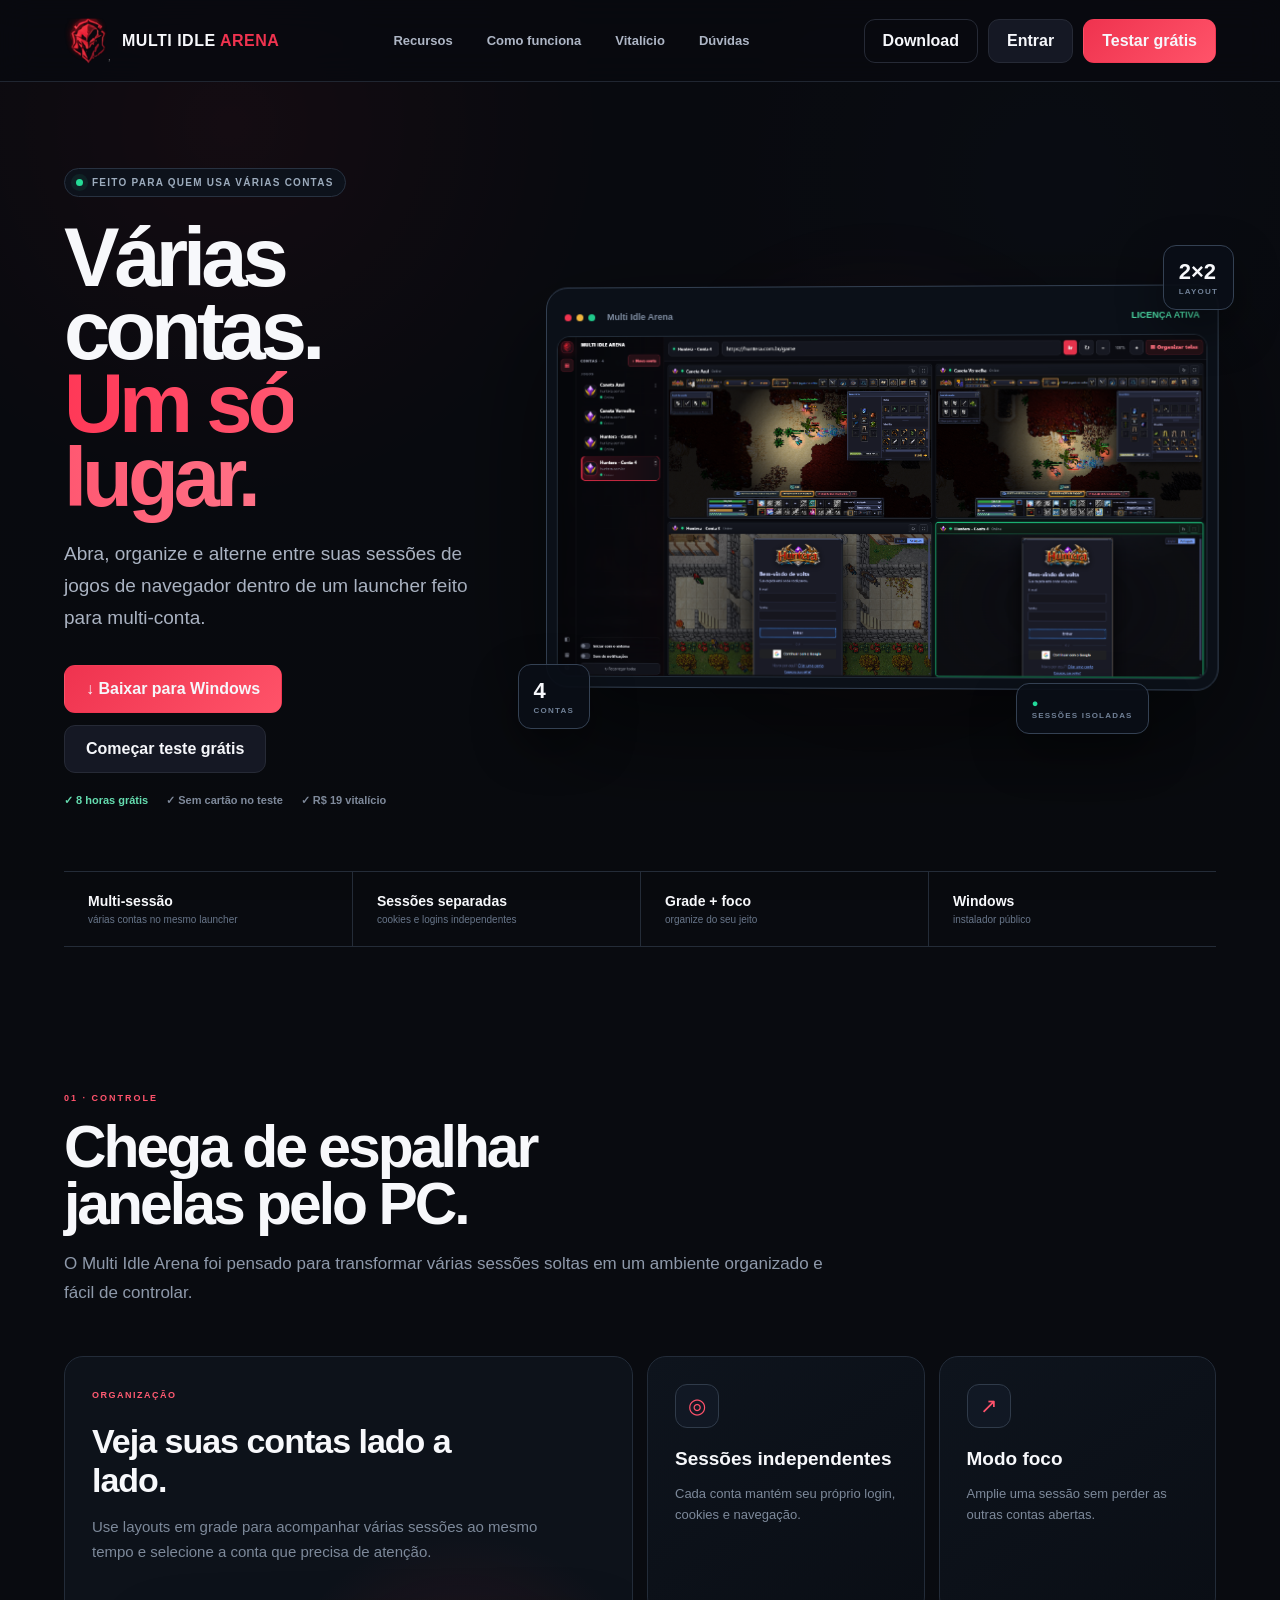
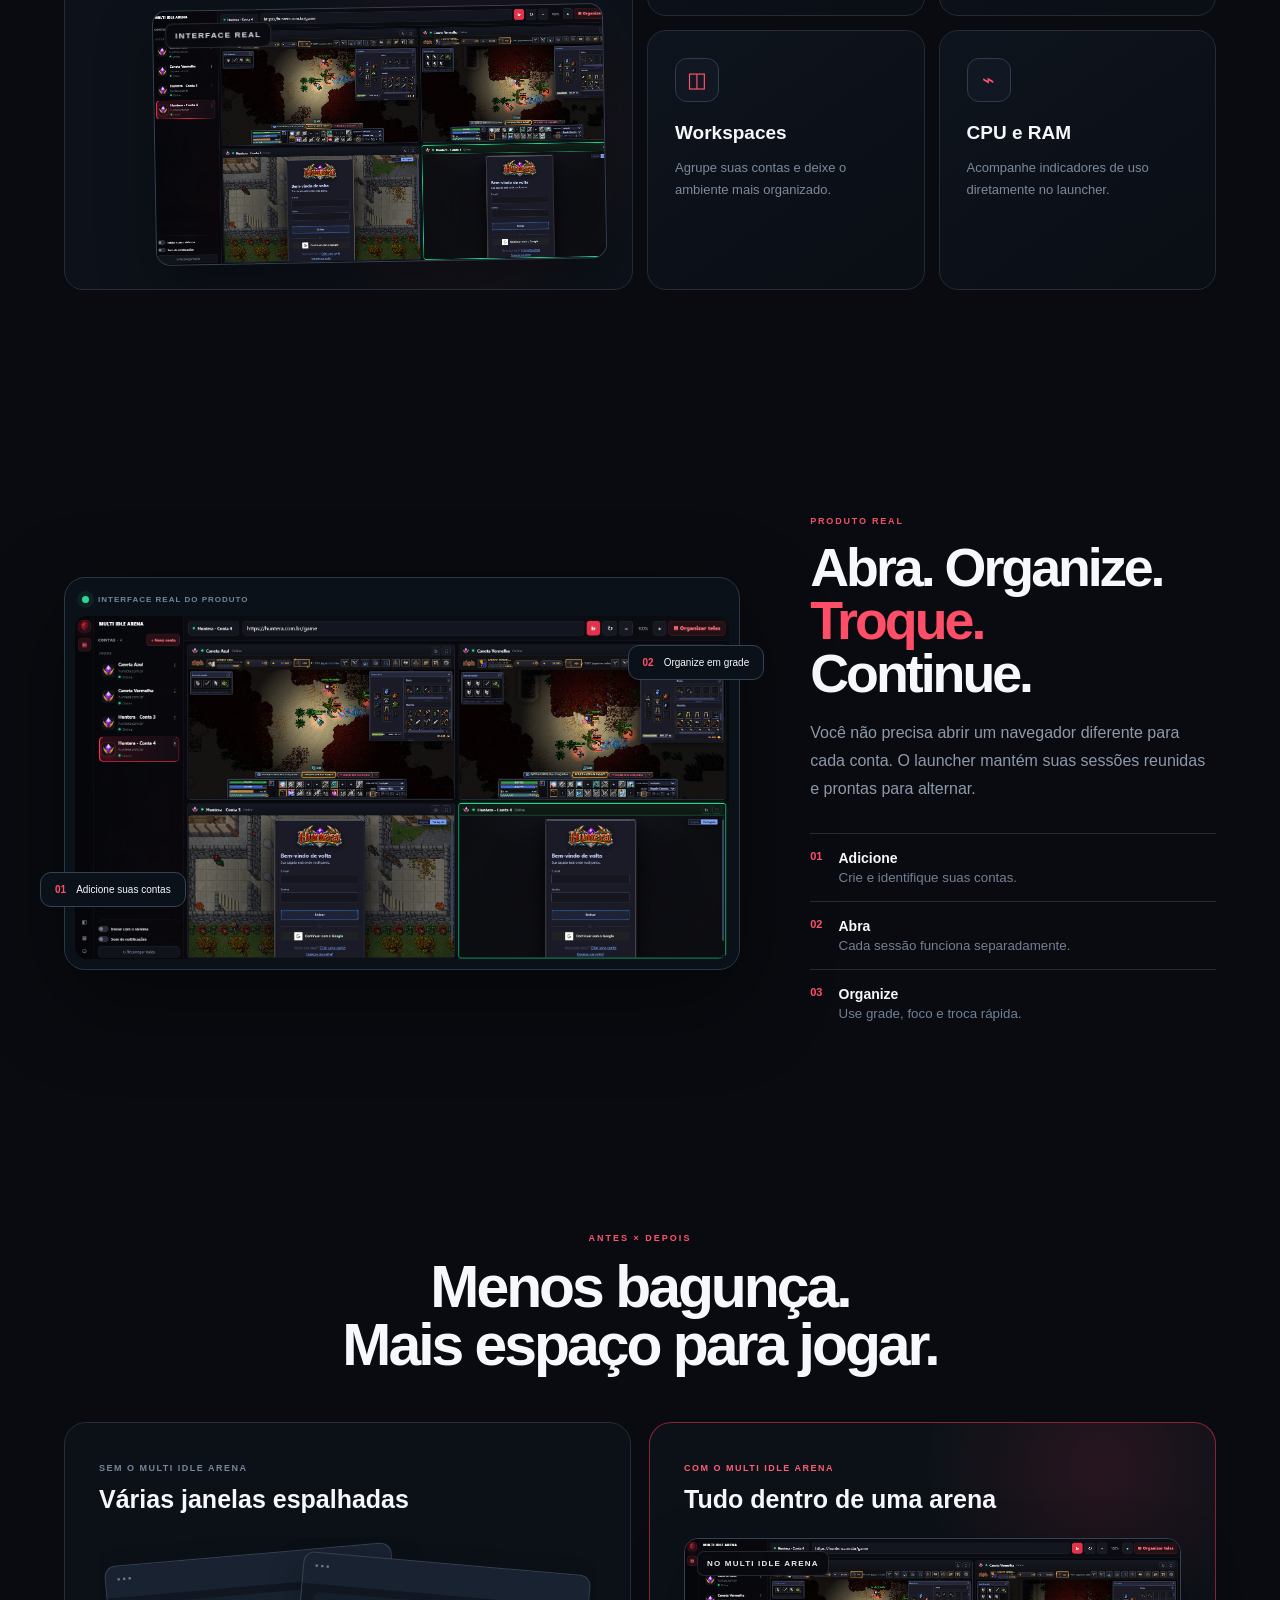
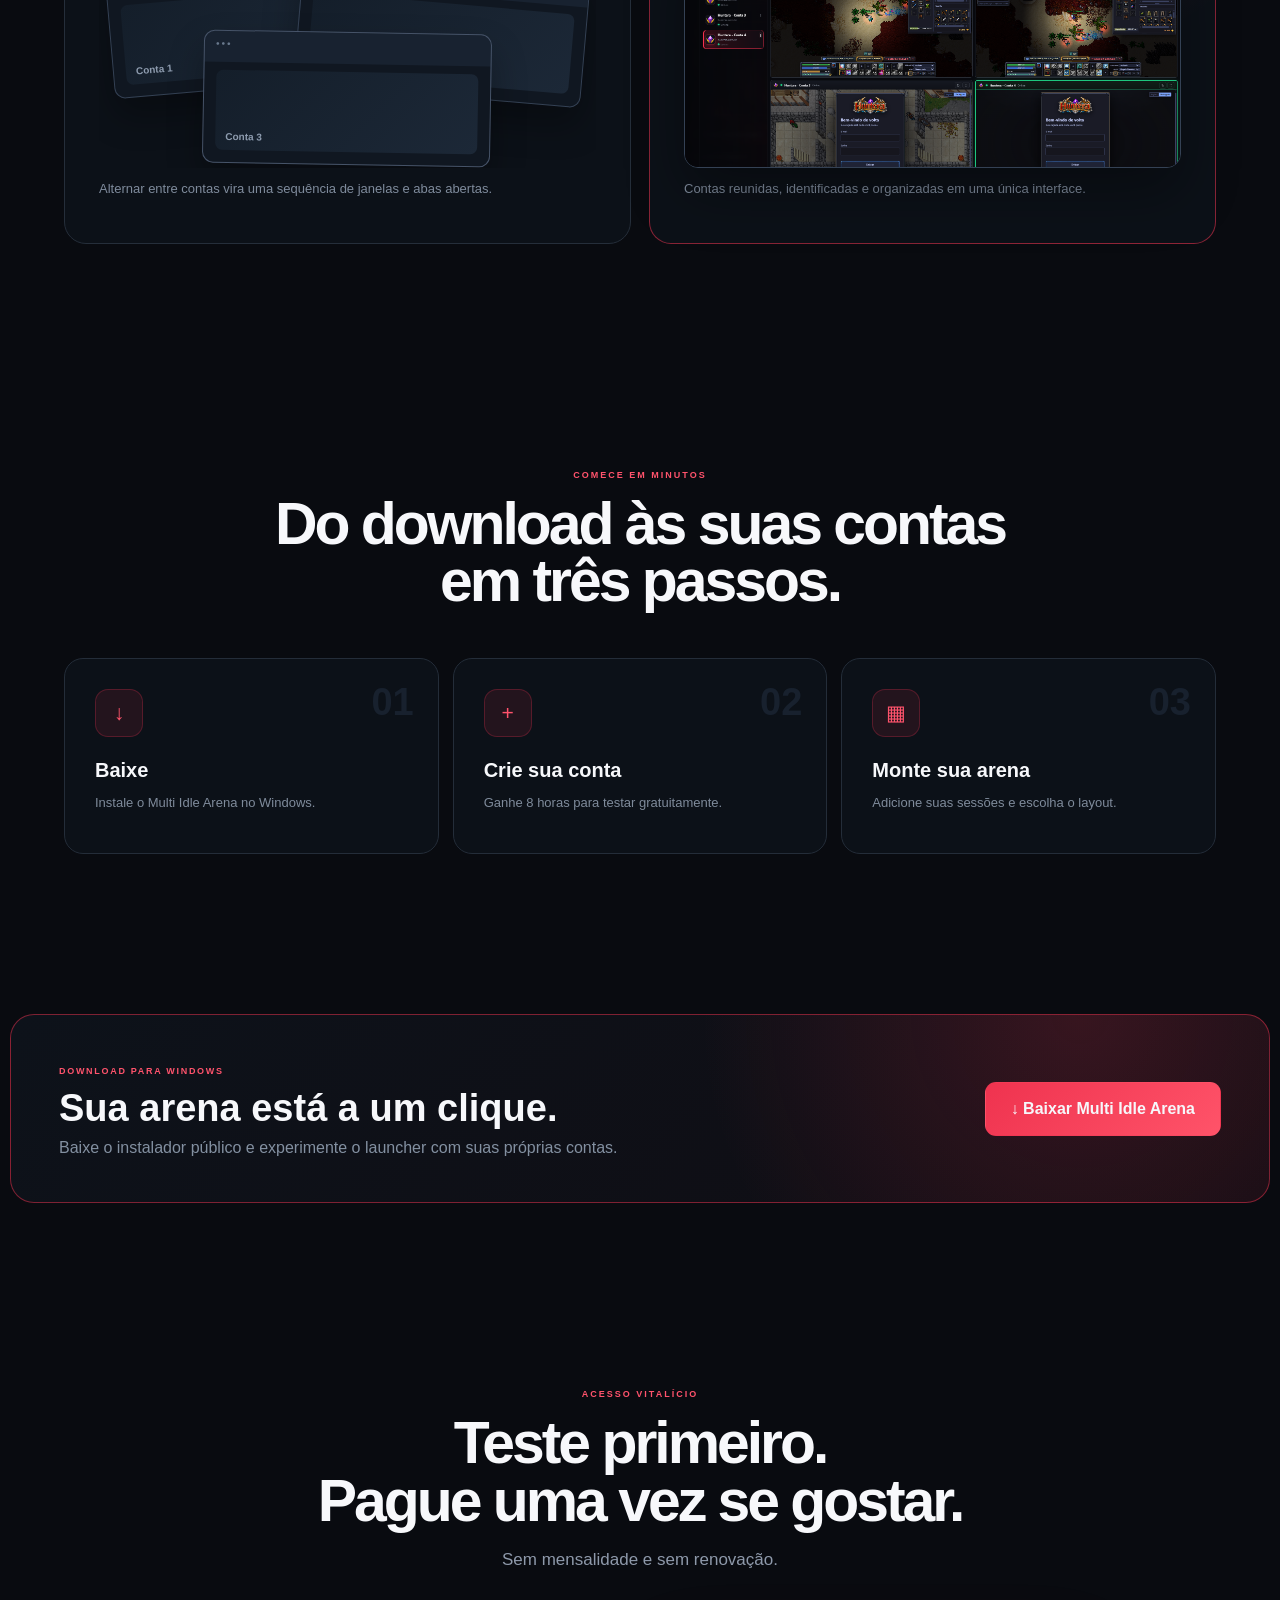
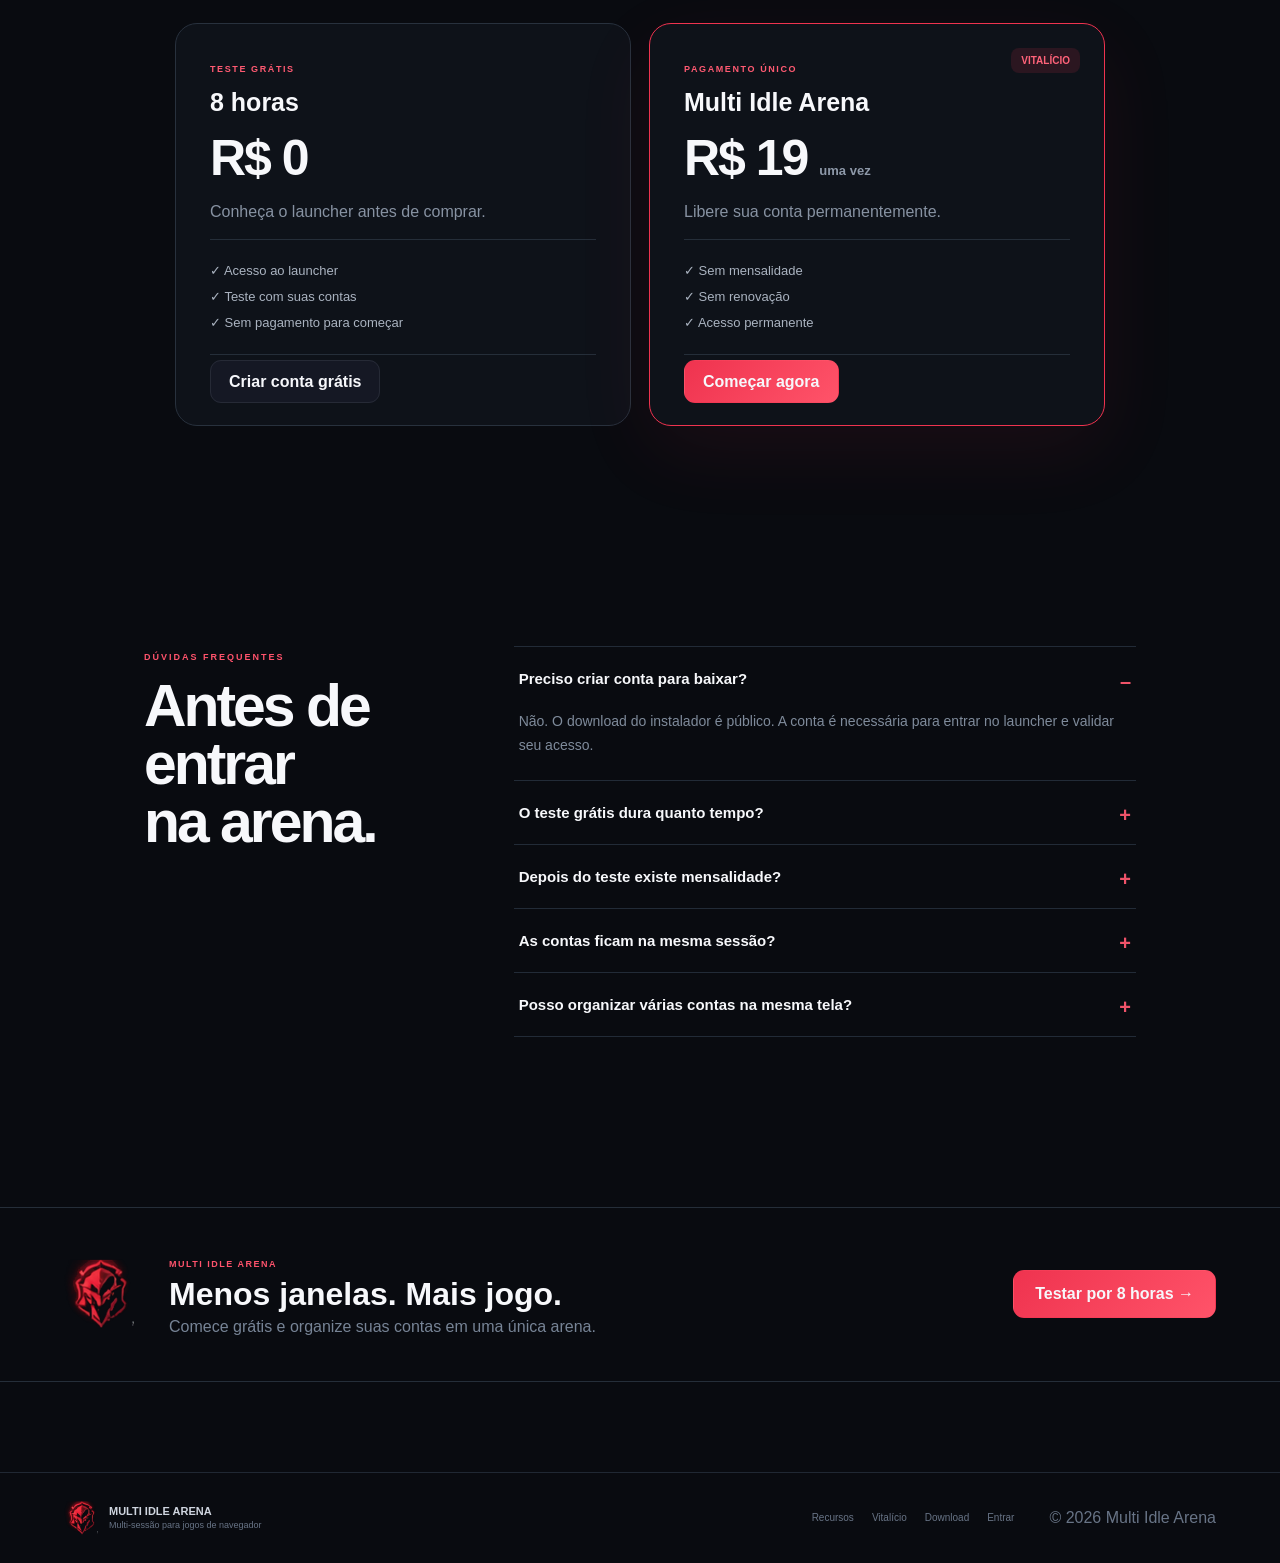
<file: index.html>
<!doctype html>
<html lang="pt-BR">
<head>
<meta charset="utf-8"><meta name="viewport" content="width=device-width,initial-scale=1">
<meta name="theme-color" content="#090b10"><meta name="description" content="Multi Idle Arena: organize múltiplas sessões de jogos de navegador em um único launcher para Windows.">
<title>Multi Idle Arena — Todas as suas contas em uma única arena</title>
<link rel="icon" href="favicon.ico"><link rel="stylesheet" href="styles.css">
</head>
<body class="home-v3"><div class="bg"></div>
<nav class="nav home-nav"><a class="brand" href="/"><img src="arena-logo.png" alt="Multi Idle Arena"><span>MULTI IDLE <em>ARENA</em></span></a><div class="home-nav-center"><a href="#recursos">Recursos</a><a href="#como-funciona">Como funciona</a><a href="#planos">Vitalício</a><a href="#duvidas">Dúvidas</a></div><div class="navlinks"><a class="btn ghost hide-sm" href="#download">Download</a><a class="btn" id="accountNavBtn" href="login.html">Entrar</a><a class="btn primary" id="signupNavBtn" href="cadastro.html">Testar grátis</a></div></nav>
<main>
<section class="v3-hero"><div class="v3-copy"><div class="hero-badge"><i></i> FEITO PARA QUEM USA VÁRIAS CONTAS</div><h1>Várias contas.<br><em>Um só lugar.</em></h1><p>Abra, organize e alterne entre suas sessões de jogos de navegador dentro de um launcher feito para multi-conta.</p><div class="hero-actions"><a class="btn primary btn-lg" href="https://github.com/joaovitordc2045-bot/multi-idle-arena/releases/latest/download/Multi-Idle-Arena-Setup.exe">↓ Baixar para Windows</a><a class="btn btn-lg" id="heroAccountBtn" href="cadastro.html">Começar teste grátis</a></div><div class="v3-mini-trust"><span>✓ 8 horas grátis</span><span>✓ Sem cartão no teste</span><span>✓ R$ 19 vitalício</span></div></div>
<div class="v3-product"><div class="v3-orbit one">4 <small>CONTAS</small></div><div class="v3-orbit two">2×2 <small>LAYOUT</small></div><div class="v3-orbit three"><b>●</b> <small>SESSÕES ISOLADAS</small></div><div class="v3-window"><div class="v3-windowbar"><span><i></i><i></i><i></i></span><b>Multi Idle Arena</b><em>LICENÇA ATIVA</em></div><img src="launcher-preview.png" alt="Multi Idle Arena com quatro sessões abertas"></div></div></section>
<section class="v3-bar"><div><b>Multi-sessão</b><span>várias contas no mesmo launcher</span></div><div><b>Sessões separadas</b><span>cookies e logins independentes</span></div><div><b>Grade + foco</b><span>organize do seu jeito</span></div><div><b>Windows</b><span>instalador público</span></div></section>
<section class="v3-section intro" id="recursos"><div class="v3-heading"><span>01 · CONTROLE</span><h2>Chega de espalhar<br>janelas pelo PC.</h2><p>O Multi Idle Arena foi pensado para transformar várias sessões soltas em um ambiente organizado e fácil de controlar.</p></div><div class="bento">
<article class="bento-card bento-big"><div><span class="tag">ORGANIZAÇÃO</span><h3>Veja suas contas lado a lado.</h3><p>Use layouts em grade para acompanhar várias sessões ao mesmo tempo e selecione a conta que precisa de atenção.</p></div><div class="real-grid-preview"><span class="preview-badge">INTERFACE REAL</span><img src="launcher-preview.png" alt="Contas organizadas lado a lado no Multi Idle Arena"></div></article>
<article class="bento-card"><span class="icon">◎</span><h3>Sessões independentes</h3><p>Cada conta mantém seu próprio login, cookies e navegação.</p></article>
<article class="bento-card"><span class="icon">↗</span><h3>Modo foco</h3><p>Amplie uma sessão sem perder as outras contas abertas.</p></article>
<article class="bento-card"><span class="icon">◫</span><h3>Workspaces</h3><p>Agrupe suas contas e deixe o ambiente mais organizado.</p></article>
<article class="bento-card"><span class="icon">⌁</span><h3>CPU e RAM</h3><p>Acompanhe indicadores de uso diretamente no launcher.</p></article>
</div></section>
<section class="v3-section demo" id="como-funciona"><div class="demo-shot"><div class="shot-label"><i></i> INTERFACE REAL DO PRODUTO</div><img src="launcher-preview.png" alt="Interface real do Multi Idle Arena"><div class="demo-chip chip1"><b>01</b><span>Adicione suas contas</span></div><div class="demo-chip chip2"><b>02</b><span>Organize em grade</span></div></div><div class="demo-copy"><span class="section-kicker">PRODUTO REAL</span><h2>Abra. Organize.<br><em>Troque.</em> Continue.</h2><p>Você não precisa abrir um navegador diferente para cada conta. O launcher mantém suas sessões reunidas e prontas para alternar.</p><div class="steps"><div><b>01</b><span><strong>Adicione</strong><small>Crie e identifique suas contas.</small></span></div><div><b>02</b><span><strong>Abra</strong><small>Cada sessão funciona separadamente.</small></span></div><div><b>03</b><span><strong>Organize</strong><small>Use grade, foco e troca rápida.</small></span></div></div></div></section>
<section class="v3-section compare"><div class="v3-heading center"><span>ANTES × DEPOIS</span><h2>Menos bagunça.<br>Mais espaço para jogar.</h2></div><div class="compare-grid"><article class="before"><small>SEM O MULTI IDLE ARENA</small><h3>Várias janelas espalhadas</h3><div class="browser-chaos" aria-label="Exemplo de várias janelas separadas"><div class="browser-card one"><span></span><b>Conta 1</b></div><div class="browser-card two"><span></span><b>Conta 2</b></div><div class="browser-card three"><span></span><b>Conta 3</b></div></div><p>Alternar entre contas vira uma sequência de janelas e abas abertas.</p></article><article class="after"><small>COM O MULTI IDLE ARENA</small><h3>Tudo dentro de uma arena</h3><div class="arena-real-preview"><span class="preview-badge">NO MULTI IDLE ARENA</span><img src="launcher-preview.png" alt="Interface real do Multi Idle Arena com várias contas organizadas"></div><p>Contas reunidas, identificadas e organizadas em uma única interface.</p></article></div></section>
<section class="v3-section how"><div class="v3-heading center"><span>COMECE EM MINUTOS</span><h2>Do download às suas contas<br>em três passos.</h2></div><div class="how-grid"><article><b>01</b><div class="how-icon">↓</div><h3>Baixe</h3><p>Instale o Multi Idle Arena no Windows.</p></article><article><b>02</b><div class="how-icon">+</div><h3>Crie sua conta</h3><p>Ganhe 8 horas para testar gratuitamente.</p></article><article><b>03</b><div class="how-icon">▦</div><h3>Monte sua arena</h3><p>Adicione suas sessões e escolha o layout.</p></article></div></section>
<section class="v3-download" id="download"><div><span>DOWNLOAD PARA WINDOWS</span><h2>Sua arena está a um clique.</h2><p>Baixe o instalador público e experimente o launcher com suas próprias contas.</p></div><a class="btn primary btn-xl" href="https://github.com/joaovitordc2045-bot/multi-idle-arena/releases/latest/download/Multi-Idle-Arena-Setup.exe">↓ Baixar Multi Idle Arena</a></section>
<section class="v3-section pricing" id="planos"><div class="v3-heading center"><span>ACESSO VITALÍCIO</span><h2>Teste primeiro.<br>Pague uma vez se gostar.</h2><p>Sem mensalidade e sem renovação.</p></div><div class="price-v3"><article><span>TESTE GRÁTIS</span><h3>8 horas</h3><div class="money">R$ 0</div><p>Conheça o launcher antes de comprar.</p><ul><li>✓ Acesso ao launcher</li><li>✓ Teste com suas contas</li><li>✓ Sem pagamento para começar</li></ul><a class="btn full-btn" href="cadastro.html">Criar conta grátis</a></article><article class="featured"><div class="lifetime">VITALÍCIO</div><span>PAGAMENTO ÚNICO</span><h3>Multi Idle Arena</h3><div class="money">R$ 19 <small>uma vez</small></div><p>Libere sua conta permanentemente.</p><ul><li>✓ Sem mensalidade</li><li>✓ Sem renovação</li><li>✓ Acesso permanente</li></ul><a class="btn primary full-btn" href="cadastro.html">Começar agora</a></article></div></section>
<section class="v3-section faq-section" id="duvidas"><div class="v3-heading"><span>DÚVIDAS FREQUENTES</span><h2>Antes de entrar<br>na arena.</h2></div><div class="faq-list"><details open><summary>Preciso criar conta para baixar?</summary><p>Não. O download do instalador é público. A conta é necessária para entrar no launcher e validar seu acesso.</p></details><details><summary>O teste grátis dura quanto tempo?</summary><p>O período gratuito é de 8 horas para você conhecer o Multi Idle Arena antes de comprar.</p></details><details><summary>Depois do teste existe mensalidade?</summary><p>Não. O acesso vitalício custa R$ 19 em pagamento único, sem mensalidade e sem renovação.</p></details><details><summary>As contas ficam na mesma sessão?</summary><p>Não. O launcher mantém as sessões separadas, com cookies e logins independentes.</p></details><details><summary>Posso organizar várias contas na mesma tela?</summary><p>Sim. O Multi Idle Arena oferece organização em grade e modo foco para alternar entre suas sessões.</p></details></div></section>
<section class="v3-final"><img src="arena-logo.png" alt=""><div><span>MULTI IDLE ARENA</span><h2>Menos janelas. Mais jogo.</h2><p>Comece grátis e organize suas contas em uma única arena.</p></div><a class="btn primary btn-lg" href="cadastro.html">Testar por 8 horas →</a></section>
</main>
<footer class="home-footer"><div class="footer-brand"><img src="arena-logo.png" alt=""><div><strong>MULTI IDLE ARENA</strong><small>Multi-sessão para jogos de navegador</small></div></div><div class="footer-links"><a href="#recursos">Recursos</a><a href="#planos">Vitalício</a><a href="#download">Download</a><a href="login.html">Entrar</a></div><span>© 2026 Multi Idle Arena</span></footer>
<script type="module">
  import { supabase } from './supabase-client.js';
  const accountBtn = document.getElementById('accountNavBtn');
  const signupBtn = document.getElementById('signupNavBtn');
  const heroBtn = document.getElementById('heroAccountBtn');

  function renderSession(session) {
    const logged = !!session?.user;
    if (logged) {
      accountBtn.textContent = 'Minha conta';
      accountBtn.href = 'conta.html';
      signupBtn.style.display = 'none';
      heroBtn.textContent = 'Ir para Minha Conta';
      heroBtn.href = 'conta.html';
    } else {
      accountBtn.textContent = 'Entrar';
      accountBtn.href = 'login.html';
      signupBtn.style.display = '';
      heroBtn.textContent = 'Criar conta / Trial';
      heroBtn.href = 'cadastro.html';
    }
  }

  const { data } = await supabase.auth.getSession();
  renderSession(data?.session);
  supabase.auth.onAuthStateChange((_event, session) => renderSession(session));
</script>
</body>
</html>
</file>
<file: styles.css>
:root{--bg:#08090d;--panel:#101219;--panel2:#151824;--line:#262a36;--txt:#f6f7fb;--muted:#9298a8;--red:#ef334f;--red2:#b91834;--green:#20d991;--radius:18px}
*{box-sizing:border-box}html{scroll-behavior:smooth}body{margin:0;font-family:Inter,Segoe UI,Arial,sans-serif;background:radial-gradient(circle at 10% 10%,rgba(150,0,24,.2),transparent 32%),var(--bg);color:var(--txt)}a{color:inherit;text-decoration:none}button,input{font:inherit}
.bg{position:fixed;inset:0;z-index:-1;background:linear-gradient(90deg,rgba(8,9,13,.92),rgba(8,9,13,.76)),url('./assets/arena-bg.png') center/cover no-repeat;opacity:.6}
.nav{height:76px;border-bottom:1px solid var(--line);display:flex;align-items:center;justify-content:space-between;padding:0 6vw;background:rgba(8,9,13,.82);backdrop-filter:blur(16px);position:sticky;top:0;z-index:10}.brand{display:flex;align-items:center;gap:12px;font-weight:900;letter-spacing:.5px}.brand img{width:42px;height:42px;object-fit:contain}.brand span em{color:var(--red);font-style:normal}.navlinks{display:flex;align-items:center;gap:10px}.btn{border:1px solid var(--line);background:#151824;color:var(--txt);border-radius:12px;padding:12px 18px;cursor:pointer;font-weight:700}.btn:hover{border-color:#414758}.btn.primary{background:linear-gradient(135deg,var(--red),#ff5369);border-color:transparent}.btn.ghost{background:transparent}.btn.danger{color:#ff7184}.btn:disabled{opacity:.45;cursor:not-allowed}
.hero{min-height:calc(100vh - 76px);display:grid;grid-template-columns:1.15fr .85fr;gap:50px;align-items:center;padding:70px 7vw}.eyebrow{font-size:12px;color:#ff6c80;font-weight:900;letter-spacing:1.7px}.hero h1{font-size:clamp(44px,6vw,80px);line-height:.96;margin:18px 0 20px}.hero h1 em{color:var(--red);font-style:normal}.hero p{max-width:700px;color:#b3b8c6;font-size:19px;line-height:1.7}.hero-actions{display:flex;gap:12px;margin-top:30px;flex-wrap:wrap}.preview{min-width:0;background:linear-gradient(180deg,rgba(17,20,29,.96),rgba(10,11,16,.96));border:1px solid #2d3341;border-radius:24px;padding:16px;box-shadow:0 30px 80px rgba(0,0,0,.45);overflow:hidden}.appshot{aspect-ratio:16/10;border:1px solid #303544;border-radius:16px;background:#090b10;display:grid;grid-template-columns:30% 1fr;overflow:hidden}.appside{padding:14px;background:linear-gradient(180deg,#10131b,#0b0d12);border-right:1px solid #252a35}.appbrand{height:26px;width:74%;border-radius:8px;background:linear-gradient(90deg,#ef334f,#7b1627);opacity:.9;margin-bottom:18px}.appaccount{height:56px;border:1px solid #2b303c;border-radius:12px;margin-bottom:10px;background:#131722;position:relative}.appaccount.active{border-color:#ef334f;background:#1a1117}.appaccount:before{content:'';position:absolute;left:10px;top:12px;width:30px;height:30px;border-radius:9px;background:linear-gradient(135deg,#8b4dff,#ffca35)}.appaccount:after{content:'';position:absolute;left:50px;right:12px;top:15px;height:7px;border-radius:6px;background:#e9edf6;box-shadow:0 14px 0 #555e70}.appmain{padding:12px;display:grid;grid-template-columns:1fr 1fr;grid-template-rows:1fr 1fr;gap:10px;background:radial-gradient(circle at 70% 15%,rgba(239,51,79,.12),transparent 30%),#08090d}.gamecell{border:1px solid #313745;border-radius:12px;background:linear-gradient(180deg,#161a24 0 18%,#242936 18% 100%);position:relative;overflow:hidden}.gamecell.active{border-color:#20d991;box-shadow:inset 0 0 0 1px rgba(32,217,145,.35)}.gamecell:before{content:'';position:absolute;left:10px;top:8px;width:55%;height:7px;border-radius:4px;background:#d8deea}.gamecell:after{content:'';position:absolute;left:10px;right:10px;bottom:10px;height:42%;border-radius:8px;background:repeating-linear-gradient(90deg,#363d4d 0 18px,#2c3240 18px 36px);opacity:.8}.preview-caption{margin:12px 2px 0;color:#8f97a8;font-size:12px;text-align:center}
.section{padding:80px 7vw}.section h2{font-size:38px;margin:0 0 12px}.lead{color:var(--muted);max-width:720px;line-height:1.7}.cards{display:grid;grid-template-columns:repeat(3,1fr);gap:18px;margin-top:34px}.card{background:rgba(16,18,25,.88);border:1px solid var(--line);border-radius:var(--radius);padding:24px}.card h3{margin:8px 0}.card p{color:var(--muted);line-height:1.6}.price{font-size:34px;font-weight:900;margin:14px 0}.price small{font-size:14px;color:var(--muted);font-weight:500}.recommended{border-color:var(--red);box-shadow:0 0 0 1px rgba(239,51,79,.18),0 15px 50px rgba(239,51,79,.08)}
.authwrap{min-height:100vh;display:grid;place-items:center;padding:28px}.authcard{width:min(470px,100%);background:rgba(16,18,25,.96);border:1px solid var(--line);border-radius:22px;padding:32px;box-shadow:0 30px 100px rgba(0,0,0,.5)}.authbrand{display:flex;gap:12px;align-items:center;margin-bottom:24px}.authbrand img{width:54px;height:54px}.authcard h1{margin:0 0 8px}.authcard p{color:var(--muted)}.field{margin:16px 0}.field label{display:block;font-size:13px;margin-bottom:7px;color:#c8ccd7}.field input{width:100%;border:1px solid var(--line);background:#171a24;color:var(--txt);padding:14px;border-radius:12px;outline:none}.field input:focus{border-color:var(--red)}.msg{min-height:22px;margin-top:12px;font-size:14px}.msg.error{color:#ff7d8d}.msg.ok{color:var(--green)}
.dashboard{padding:40px 7vw 90px}.topline{display:flex;justify-content:space-between;align-items:center;gap:20px;flex-wrap:wrap}.license-grid{display:grid;grid-template-columns:repeat(3,1fr);gap:14px;margin:24px 0}.metric{background:var(--panel);border:1px solid var(--line);padding:20px;border-radius:16px}.metric span{display:block;color:var(--muted);font-size:13px;margin-bottom:8px}.metric strong{font-size:24px}.green{color:var(--green)}.plans{display:grid;grid-template-columns:repeat(3,1fr);gap:16px;margin-top:20px}.accountbox{margin-top:26px;background:var(--panel);border:1px solid var(--line);padding:22px;border-radius:16px}.muted{color:var(--muted)}
.footer{padding:30px 7vw;color:#777e8f;border-top:1px solid var(--line)}
@media(max-width:1100px){.hero{grid-template-columns:1fr;gap:32px;padding-top:50px}.preview{max-width:900px;width:100%;margin:0 auto}.cards,.plans,.license-grid{grid-template-columns:1fr}.navlinks .hide-sm{display:none}}@media(max-width:640px){.nav{padding:0 18px}.brand span{font-size:13px}.hero,.section{padding-left:20px;padding-right:20px}.hero h1{font-size:clamp(40px,13vw,58px)}.hero p{font-size:16px}.appshot{grid-template-columns:34% 1fr}.appmain{gap:6px;padding:8px}.appside{padding:9px}.appaccount{height:44px}.appaccount:before{width:24px;height:24px;top:9px;left:8px}.appaccount:after{left:40px;top:12px}.preview{padding:10px;border-radius:18px}}

/* ===== Minha Conta V2 ===== */
.account-dashboard{max-width:1280px;margin:0 auto;padding-top:46px}.account-hero{display:flex;align-items:flex-end;justify-content:space-between;gap:24px;margin-bottom:26px}.account-hero h1{font-size:clamp(34px,5vw,54px);margin:8px 0 8px;letter-spacing:-1.5px}.account-email{margin:0}.license-badge{display:inline-flex;align-items:center;gap:10px;padding:11px 15px;border:1px solid var(--line);background:rgba(16,18,25,.88);border-radius:999px;font-size:13px;font-weight:800}.license-badge.active{border-color:rgba(32,217,145,.42);color:#7df0bc}.license-badge.expired{border-color:rgba(239,51,79,.42);color:#ff8292}.license-dot{width:9px;height:9px;border-radius:50%;background:#747b8d}.license-badge.active .license-dot{background:var(--green);box-shadow:0 0 0 5px rgba(32,217,145,.10)}.license-badge.expired .license-dot{background:var(--red);box-shadow:0 0 0 5px rgba(239,51,79,.10)}
.license-overview{display:grid;grid-template-columns:minmax(0,1.7fr) minmax(290px,.75fr);gap:18px}.license-primary-card,.account-side-card,.launcher-card{background:linear-gradient(180deg,rgba(20,23,33,.95),rgba(13,15,22,.95));border:1px solid var(--line);border-radius:22px;box-shadow:0 18px 45px rgba(0,0,0,.18)}.license-primary-card{padding:26px}.license-primary-top{display:flex;align-items:flex-start;justify-content:space-between;gap:20px;padding-bottom:24px;border-bottom:1px solid var(--line)}.metric-label{display:block;color:#868d9e;font-size:11px;font-weight:900;letter-spacing:1.2px;margin-bottom:8px}.license-plan{display:block;font-size:32px}.plan-tag{border:1px solid rgba(239,51,79,.35);background:rgba(239,51,79,.09);color:#ff7d8f;font-size:11px;font-weight:900;letter-spacing:1px;padding:8px 10px;border-radius:9px}.license-expiry-row{display:grid;grid-template-columns:1fr 1fr;gap:20px;padding:24px 0}.license-expiry-row strong{font-size:18px}.license-actions{display:flex;gap:10px;flex-wrap:wrap}.account-side-card{padding:26px;display:flex;flex-direction:column}.status-big{font-size:32px;letter-spacing:.5px}.status-big.active{color:var(--green)}.status-big.expired{color:#ff6e81}.account-side-card p{line-height:1.55}.account-id-row{display:flex;justify-content:space-between;gap:18px;border-top:1px solid var(--line);padding-top:16px;margin-top:auto;color:#8d94a5;font-size:12px}.account-id-row b{color:#cbd0dc;font-family:ui-monospace,SFMono-Regular,Consolas,monospace;font-weight:600}
.account-section{margin-top:42px}.section-heading{display:flex;align-items:flex-end;justify-content:space-between;gap:18px;margin-bottom:18px}.section-heading h2,.launcher-card h2{font-size:28px;margin:6px 0}.section-heading p,.launcher-card p{margin:0}.account-plans{margin-top:0}.plan-card{display:flex;flex-direction:column;min-height:300px;transition:transform .2s ease,border-color .2s ease}.plan-card:hover{transform:translateY(-3px);border-color:#3c4352}.plan-card.recommended:hover{border-color:var(--red)}.plan-card p{flex:1}.plan-duration{display:inline-flex;align-self:flex-start;font-size:10px;font-weight:900;letter-spacing:1px;color:#9ba2b4;background:#191d28;border:1px solid #2a303d;padding:7px 9px;border-radius:8px;margin-bottom:8px}.pix-plan-btn{width:100%;margin-top:14px}.small-btn{padding:9px 13px;font-size:12px}
.payments-list{overflow:hidden;background:rgba(14,16,23,.92);border:1px solid var(--line);border-radius:18px}.payment-row{display:flex;align-items:center;justify-content:space-between;gap:20px;padding:17px 20px;border-bottom:1px solid #222631}.payment-row:last-child{border-bottom:0}.payment-main{display:flex;align-items:center;gap:13px;min-width:0}.payment-icon{width:38px;height:38px;display:grid;place-items:center;border:1px solid #343a48;border-radius:11px;background:#181c27;color:#ff7789;font-weight:900}.payment-main strong,.payment-right strong{display:block}.payment-main span{display:block;color:#82899b;font-size:12px;margin-top:4px;white-space:nowrap;overflow:hidden;text-overflow:ellipsis;max-width:620px}.payment-right{text-align:right;white-space:nowrap}.payment-status{display:inline-block;font-size:9px;font-weight:900;letter-spacing:.7px;padding:5px 7px;border-radius:7px;margin-top:5px}.payment-status.approved{background:rgba(32,217,145,.11);color:#70e8b2}.payment-status.pending{background:rgba(255,190,55,.11);color:#ffd170}.payment-status.rejected{background:rgba(239,51,79,.11);color:#ff8394}.payment-status.neutral{background:#1c202b;color:#aeb5c4}.empty-state{padding:28px;color:#858c9d;text-align:center}.launcher-card{display:flex;align-items:center;justify-content:space-between;gap:24px;padding:24px 26px}
body.modal-open{overflow:hidden}.site-modal{position:fixed;inset:0;z-index:1000;display:none;align-items:center;justify-content:center;padding:20px}.site-modal.open{display:flex}.site-modal-backdrop{position:absolute;inset:0;background:rgba(3,4,7,.82);backdrop-filter:blur(8px)}.site-modal-card{position:relative;z-index:1;width:min(520px,100%);max-height:calc(100vh - 40px);overflow:auto;background:linear-gradient(180deg,#141721,#0e1017);border:1px solid #303644;border-radius:22px;padding:28px;box-shadow:0 30px 100px rgba(0,0,0,.6)}.site-modal-card h2{font-size:30px;margin:7px 0}.modal-close{position:absolute;right:14px;top:12px;width:38px;height:38px;border:0;border-radius:10px;background:transparent;color:#9ba2b3;font-size:28px;cursor:pointer}.modal-close:hover{background:#1c202a;color:#fff}.pix-loading{display:grid;place-items:center;min-height:220px;color:#aab0be}.pix-content{text-align:center}.hidden{display:none!important}.pix-amount{font-size:28px;font-weight:900;margin:18px 0 12px}.pix-qr{display:block;width:min(260px,78vw);height:auto;background:#fff;padding:12px;border-radius:16px;margin:0 auto 18px}.pix-copy-label{display:block;text-align:left;color:#9299aa;font-size:12px;font-weight:700;margin-bottom:7px}.pix-code{width:100%;min-height:88px;resize:none;border:1px solid #303644;background:#0a0c11;color:#d9deea;border-radius:12px;padding:12px;font:12px/1.45 ui-monospace,SFMono-Regular,Consolas,monospace;outline:none}.full-btn{width:100%;margin-top:10px}.pix-status{display:flex;align-items:center;justify-content:center;gap:9px;border-radius:12px;padding:13px;margin-top:14px;font-size:13px;font-weight:800}.pix-status.waiting{background:rgba(255,190,55,.07);border:1px solid rgba(255,190,55,.18);color:#f1c968}.pix-status.approved{background:rgba(32,217,145,.08);border:1px solid rgba(32,217,145,.22);color:#78edb8}.pulse-dot{width:8px;height:8px;border-radius:50%;background:#ffc84a;box-shadow:0 0 0 0 rgba(255,200,74,.45);animation:pixPulse 1.5s infinite}.approved-check{display:grid;place-items:center;width:20px;height:20px;border-radius:50%;background:rgba(32,217,145,.18)}@keyframes pixPulse{0%{box-shadow:0 0 0 0 rgba(255,200,74,.45)}70%{box-shadow:0 0 0 8px rgba(255,200,74,0)}100%{box-shadow:0 0 0 0 rgba(255,200,74,0)}}
@media(max-width:850px){.account-hero{align-items:flex-start;flex-direction:column}.license-overview{grid-template-columns:1fr}.account-side-card{min-height:210px}.license-expiry-row{grid-template-columns:1fr}.payment-row{align-items:flex-start}.payment-main span{max-width:48vw}.launcher-card{align-items:flex-start;flex-direction:column}.launcher-card .btn{width:100%}}
@media(max-width:560px){.account-dashboard{padding:28px 18px 70px}.license-primary-card,.account-side-card{padding:20px}.license-primary-top{flex-direction:column}.license-plan{font-size:27px}.license-actions .btn{width:100%}.section-heading.history-heading{align-items:flex-start;flex-direction:column}.payment-row{gap:12px;padding:15px}.payment-icon{display:none}.payment-main span{max-width:52vw}.site-modal{padding:10px}.site-modal-card{padding:24px 18px;max-height:calc(100vh - 20px)}}

.launcher-meta{margin-top:8px!important;color:#777f91!important;font-size:12px}
.launcher-download-btn{text-decoration:none;white-space:nowrap;display:inline-flex;align-items:center;justify-content:center}

.real-preview{padding:10px}
.real-preview img{display:block;width:100%;height:auto;border-radius:14px;border:1px solid #303544;background:#090b10}
@media(max-width:640px){.real-preview{padding:7px}.real-preview img{border-radius:10px}}


/* ===== HOME V2 — apresentação comercial ===== */
.home-v2{background:#06080d;color:#f5f7fb;overflow-x:hidden}
.home-v2 .bg{background:
 radial-gradient(circle at 72% 15%,rgba(29,104,151,.13),transparent 25%),
 radial-gradient(circle at 18% 20%,rgba(239,51,79,.14),transparent 30%),
 linear-gradient(#06080d,#080b12);opacity:1}
.home-nav{height:72px;padding:0 max(28px,5vw);border-color:#1d2430;background:rgba(6,8,13,.88)}
.home-nav-center{display:flex;align-items:center;gap:30px;color:#9aa6b7;font-size:13px;font-weight:700}
.home-nav-center a:hover{color:#fff}
.home-v2 .brand img{width:38px;height:38px}.home-v2 .brand span{font-size:14px;letter-spacing:.8px}
.btn-lg{padding:14px 20px}
.mia-hero{min-height:760px;max-width:1500px;margin:auto;padding:90px 5vw 70px;display:grid;grid-template-columns:.83fr 1.17fr;align-items:center;gap:58px}
.hero-badge{display:inline-flex;align-items:center;gap:9px;padding:8px 11px;border:1px solid #283241;border-radius:999px;background:#0d121b;color:#9cabbc;font-size:10px;font-weight:900;letter-spacing:1.25px}
.hero-badge i,.shot-label i{width:7px;height:7px;border-radius:50%;background:#25db96;box-shadow:0 0 0 5px rgba(37,219,150,.08)}
.hero-copy h1{font-size:clamp(52px,6.1vw,92px);line-height:.91;letter-spacing:-4px;margin:22px 0 24px}.hero-copy h1 em{font-style:normal;background:linear-gradient(90deg,#ff405d,#ff7286);-webkit-background-clip:text;background-clip:text;color:transparent}
.hero-copy>p{max-width:650px;color:#a3adbb;font-size:18px;line-height:1.7}.hero-trust{display:flex;flex-wrap:wrap;gap:18px;margin-top:22px;color:#718093;font-size:11px;font-weight:700}.hero-trust span:first-child{color:#76d9b1}
.product-stage{position:relative;min-width:0;padding:28px 0}.stage-glow{position:absolute;inset:5% 10%;background:radial-gradient(circle,rgba(239,51,79,.16),rgba(27,99,145,.09) 45%,transparent 70%);filter:blur(35px)}
.stage-window{position:relative;z-index:1;border:1px solid #2b394a;border-radius:20px;background:#0a0f17;padding:9px;box-shadow:0 35px 100px rgba(0,0,0,.55),0 0 0 1px rgba(53,126,170,.08)}
.stage-top{height:38px;display:flex;align-items:center;gap:14px;padding:0 10px;color:#8090a3;font-size:10px;font-weight:800}.stage-top>span{flex:1}.stage-top b{color:#4de1aa;font-size:9px;letter-spacing:.7px}.stage-dots{display:flex;gap:5px}.stage-dots i{width:7px;height:7px;border-radius:50%;background:#ef334f}.stage-dots i:nth-child(2){background:#f4b942}.stage-dots i:nth-child(3){background:#25c88b}
.stage-window img{display:block;width:100%;border-radius:13px;border:1px solid #222c39}
.floating-proof{position:absolute;z-index:2;min-width:155px;padding:12px 14px;border:1px solid #2c3746;background:rgba(9,14,22,.92);backdrop-filter:blur(14px);border-radius:12px;box-shadow:0 15px 45px rgba(0,0,0,.35)}.floating-proof b,.floating-proof small{display:block;color:#6e7e91;font-size:8px;letter-spacing:1px}.floating-proof strong{display:block;margin:4px 0;color:#f4f7fb;font-size:13px}.proof-a{left:-18px;bottom:4px}.proof-b{right:-16px;top:0}
.proof-strip{max-width:1320px;margin:0 auto 50px;padding:0 5vw;display:grid;grid-template-columns:repeat(4,1fr);gap:12px}.proof-strip>div{min-height:96px;padding:18px;border:1px solid #202a37;border-radius:14px;background:linear-gradient(180deg,#0c1119,#090d14);display:grid;grid-template-columns:34px 1fr;align-content:center}.proof-strip span{grid-row:1/3;color:#ef4961;font-size:22px}.proof-strip small{color:#607187;font-size:8px;font-weight:900;letter-spacing:1px}.proof-strip strong{font-size:13px;margin-top:4px}
.home-section{max-width:1320px;margin:auto;padding:90px 5vw}.section-kicker{color:#ef5369;font-size:9px;font-weight:900;letter-spacing:1.8px;margin-bottom:12px}.section-title-row{display:flex;justify-content:space-between;gap:25px;align-items:flex-start}.home-section h2{font-size:clamp(34px,4vw,55px);letter-spacing:-2px;line-height:1.02}.section-number{font-size:54px;font-weight:900;color:#111925;-webkit-text-stroke:1px #273242}
.feature-grid{display:grid;grid-template-columns:repeat(4,1fr);gap:14px;margin-top:36px}.feature-card{min-height:225px;padding:23px;border:1px solid #202a36;border-radius:16px;background:linear-gradient(155deg,#0d121b,#090d13);position:relative;overflow:hidden}.feature-card:hover{border-color:#344354;transform:translateY(-2px);transition:.2s}.feature-card h3{margin:20px 0 9px;font-size:17px}.feature-card p{color:#7f8b9c;font-size:13px;line-height:1.65}.feature-icon{width:38px;height:38px;display:grid;place-items:center;border:1px solid #313b48;border-radius:10px;color:#ff5870;background:#121824}.feature-wide{grid-column:span 2;display:grid;grid-template-columns:auto 1fr 160px;gap:18px;align-items:center}.feature-wide h3{margin:0 0 9px}.mini-layout{display:grid;grid-template-columns:1fr 1fr;gap:5px;aspect-ratio:1.4}.mini-layout i{border:1px solid #314052;border-radius:6px;background:#111a26}.mini-layout i:first-child{border-color:#ef334f;background:#1a1118}
.showcase-section{display:grid;grid-template-columns:.72fr 1.28fr;gap:55px;align-items:center}.showcase-copy h2{margin-top:12px}.check-list{display:grid;gap:10px;margin-top:30px}.check-list span{padding:13px 15px;border:1px solid #202936;border-radius:10px;background:#0a0f16;color:#9ca7b6;font-size:12px}.check-list b{color:#ef5369;margin-right:10px}
.showcase-shot{border:1px solid #293747;border-radius:18px;background:#0a1018;padding:10px;box-shadow:0 25px 70px rgba(0,0,0,.4)}.showcase-shot img{width:100%;display:block;border-radius:11px}.shot-label{display:flex;align-items:center;gap:9px;padding:7px 7px 12px;color:#74869b;font-size:8px;font-weight:900;letter-spacing:1px}
.confidence-section{text-align:center}.confidence-section .lead{margin:0 auto}.confidence-grid{display:grid;grid-template-columns:repeat(4,1fr);gap:12px;margin-top:35px}.confidence-grid>div{padding:24px;border:1px solid #202a36;border-radius:14px;background:#0b1017}.confidence-grid strong,.confidence-grid span{display:block}.confidence-grid strong{font-size:19px}.confidence-grid span{margin-top:6px;color:#718094;font-size:11px}
.download-panel{max-width:1200px;margin:70px auto;display:flex;align-items:center;justify-content:space-between;gap:30px;padding:38px 42px;border:1px solid rgba(239,51,79,.35);border-radius:20px;background:radial-gradient(circle at 90% 0,rgba(239,51,79,.13),transparent 32%),#0c1017}.download-panel h2{margin:5px 0 8px;font-size:36px}.download-panel p{color:#7f8b9b;margin:0;max-width:650px}
.pricing-grid{display:grid;grid-template-columns:repeat(3,1fr);gap:15px;margin-top:38px}.price-card{position:relative;padding:28px;border:1px solid #222c39;border-radius:18px;background:linear-gradient(180deg,#0e131c,#090d13)}.price-card.featured{border-color:#ef334f;box-shadow:0 20px 60px rgba(239,51,79,.08)}.price-card h3{font-size:20px;margin:14px 0 0}.price-card p{min-height:45px;color:#7f8a9a;font-size:12px;line-height:1.6}.plan-pill{display:inline-flex;padding:6px 8px;border:1px solid #2b3542;border-radius:7px;color:#748398;font-size:8px;font-weight:900;letter-spacing:1px}.popular-tag{position:absolute;right:18px;top:18px;color:#ff687d;font-size:8px;font-weight:900;letter-spacing:1px}.price-card .price{font-size:40px}
.faq-section{max-width:1000px}.faq-list{margin-top:30px;border-top:1px solid #222b37}.faq-list details{border-bottom:1px solid #222b37;padding:0 5px}.faq-list summary{list-style:none;cursor:pointer;padding:21px 0;font-size:14px;font-weight:800}.faq-list summary::-webkit-details-marker{display:none}.faq-list summary:after{content:'+';float:right;color:#ef5369;font-size:20px}.faq-list details[open] summary:after{content:'–'}.faq-list p{margin:0 0 22px;color:#7f8b9b;font-size:13px;line-height:1.7}
.final-cta{max-width:1320px;margin:50px auto 90px;padding:34px 5vw;border-top:1px solid #202936;border-bottom:1px solid #202936;display:grid;grid-template-columns:70px 1fr auto;align-items:center;gap:24px}.final-cta img{width:60px}.final-cta small{color:#ef5369;font-size:8px;font-weight:900;letter-spacing:1.5px}.final-cta h2{margin:5px 0;font-size:28px}.final-cta p{margin:0;color:#748196;font-size:12px}
.home-footer{display:grid;grid-template-columns:1fr auto auto;align-items:center;gap:35px;padding:28px 5vw}.footer-brand{display:flex;align-items:center;gap:11px}.footer-brand img{width:34px}.footer-brand strong,.footer-brand small{display:block}.footer-brand strong{color:#cfd5df;font-size:11px}.footer-brand small{font-size:9px;margin-top:3px}.footer-links{display:flex;gap:18px;font-size:10px}.footer-links a:hover{color:#fff}

@media(max-width:1050px){
 .home-nav-center{display:none}.mia-hero{grid-template-columns:1fr;padding-top:65px}.hero-copy{text-align:center}.hero-copy>p{margin-left:auto;margin-right:auto}.hero-actions,.hero-trust{justify-content:center}.product-stage{max-width:900px;margin:auto;width:100%}
 .proof-strip{grid-template-columns:1fr 1fr}.feature-grid{grid-template-columns:1fr 1fr}.showcase-section{grid-template-columns:1fr}.confidence-grid{grid-template-columns:1fr 1fr}
}
@media(max-width:680px){
 .home-nav{padding:0 14px}.home-v2 .brand span{display:none}.home-v2 .navlinks{gap:6px}.home-v2 .navlinks .btn{padding:10px 12px;font-size:11px}
 .mia-hero{min-height:auto;padding:55px 20px 40px}.hero-copy h1{font-size:49px;letter-spacing:-2.6px}.hero-copy>p{font-size:15px}.hero-actions .btn{width:100%}.hero-trust{gap:10px;font-size:9px}
 .floating-proof{display:none}.proof-strip{grid-template-columns:1fr;padding:0 20px}.home-section{padding:65px 20px}.section-number{display:none}
 .feature-grid{grid-template-columns:1fr}.feature-wide{grid-column:auto;display:block}.mini-layout{margin-top:20px;max-width:170px}
 .confidence-grid{grid-template-columns:1fr 1fr}.download-panel{margin:35px 20px;padding:28px 22px;align-items:flex-start;flex-direction:column}.download-panel .btn{width:100%}
 .pricing-grid{grid-template-columns:1fr}.final-cta{margin:30px 20px 60px;padding:28px 0;grid-template-columns:50px 1fr}.final-cta img{width:44px}.final-cta .btn{grid-column:1/3;width:100%}
 .home-footer{grid-template-columns:1fr;text-align:center}.footer-brand,.footer-links{justify-content:center}
}

/* vLifetime — legibilidade e licença vitalícia */
.account-dashboard .muted, .account-dashboard p { font-size: 16px; line-height: 1.6; }
.account-dashboard .metric-label { font-size: 13px; letter-spacing: .08em; }
.account-dashboard .license-plan { font-size: 30px; }
.account-dashboard .status-big { font-size: 26px; }
.account-dashboard .btn { font-size: 15px; min-height: 44px; }
.lifetime-plans { grid-template-columns: minmax(320px, 620px) !important; justify-content: center; }
.lifetime-card { padding: 28px !important; }
.lifetime-card h3 { font-size: 28px; margin: 10px 0; }
.lifetime-card .price { font-size: 42px; }
.lifetime-card .price small { font-size: 15px; }
.lifetime-card p { font-size: 17px; }
.pix-site-card h2 { font-size: 28px; }
.pix-site-card .muted, .pix-copy-label, .pix-status { font-size: 15px; }

/* ===== HOME V3 — landing page comercial ===== */
.home-v3{background:#090b10;color:#f7f8fb;overflow-x:hidden}.home-v3 .bg{opacity:.2;background:radial-gradient(circle at 18% 14%,rgba(239,51,79,.25),transparent 28%),radial-gradient(circle at 82% 20%,rgba(29,80,116,.18),transparent 28%),linear-gradient(#090b10,#080a0e)}
.home-v3 .home-nav{height:82px;padding:0 max(5vw,28px);border-color:#202631;background:rgba(8,10,15,.88)}.home-v3 .home-nav-center{display:flex;gap:34px;color:#aeb6c5;font-size:13px;font-weight:700}.home-v3 .home-nav-center a:hover{color:#fff}.home-v3 .brand img{width:46px;height:46px}.home-v3 .btn{border-radius:11px}.btn-lg{padding:14px 21px}.btn-xl{padding:17px 25px;font-size:16px}
.v3-hero{max-width:1500px;min-height:760px;margin:auto;padding:86px 5vw 64px;display:grid;grid-template-columns:.78fr 1.22fr;gap:48px;align-items:center}.v3-copy h1{font-size:clamp(58px,6.5vw,100px);line-height:.88;letter-spacing:-5px;margin:24px 0}.v3-copy h1 em{font-style:normal;background:linear-gradient(90deg,#ff3857,#ff7287);color:transparent;background-clip:text}.v3-copy>p{max-width:600px;color:#aab3c2;font-size:19px;line-height:1.7}.v3-mini-trust{display:flex;gap:18px;flex-wrap:wrap;margin-top:21px;color:#7f8a9b;font-size:11px;font-weight:700}.v3-mini-trust span:first-child{color:#65ddb0}
.v3-product{position:relative;padding:45px 0}.v3-product:before{content:"";position:absolute;inset:5% 8%;background:radial-gradient(circle,rgba(239,51,79,.20),transparent 60%);filter:blur(45px)}.v3-window{position:relative;z-index:2;padding:10px;background:#0b1018;border:1px solid #334052;border-radius:22px;box-shadow:0 45px 120px rgba(0,0,0,.6);transform:perspective(1400px) rotateY(-2deg)}.v3-window img{display:block;width:100%;border-radius:13px;border:1px solid #222c38}.v3-windowbar{height:38px;display:flex;align-items:center;gap:12px;padding:0 8px;color:#7f8da1;font-size:9px;font-weight:800}.v3-windowbar>span{display:flex;gap:5px}.v3-windowbar i{display:block;width:7px;height:7px;border-radius:50%;background:#ef334f}.v3-windowbar i:nth-child(2){background:#f0b63d}.v3-windowbar i:nth-child(3){background:#20c98b}.v3-windowbar b{flex:1}.v3-windowbar em{font-style:normal;color:#4ee1aa}.v3-orbit{position:absolute;z-index:3;padding:13px 15px;border:1px solid #344153;border-radius:13px;background:rgba(10,15,23,.93);box-shadow:0 18px 45px rgba(0,0,0,.4);font-size:22px;font-weight:900}.v3-orbit small{display:block;margin-top:2px;color:#718197;font-size:8px;letter-spacing:1.2px}.v3-orbit.one{left:-25px;bottom:5px}.v3-orbit.two{right:-18px;top:4px}.v3-orbit.three{right:10%;bottom:0;font-size:11px}.v3-orbit.three b{color:#22d99a;margin-right:5px}
.v3-bar{max-width:1400px;margin:0 auto 30px;padding:0 5vw;display:grid;grid-template-columns:repeat(4,1fr)}.v3-bar>div{padding:21px 24px;border-top:1px solid #242c38;border-bottom:1px solid #242c38}.v3-bar>div+div{border-left:1px solid #242c38}.v3-bar b,.v3-bar span{display:block}.v3-bar b{font-size:14px}.v3-bar span{color:#68768a;font-size:10px;margin-top:5px}
.v3-section{max-width:1400px;margin:auto;padding:110px 5vw}.v3-heading{max-width:760px}.v3-heading>span{color:#ff536c;font-size:9px;font-weight:900;letter-spacing:2px}.v3-heading h2{font-size:clamp(40px,4.6vw,68px);line-height:.98;letter-spacing:-3px;margin:13px 0 17px}.v3-heading p{color:#8e99aa;font-size:17px;line-height:1.7}.v3-heading.center{text-align:center;margin:0 auto 48px}
.bento{display:grid;grid-template-columns:repeat(4,1fr);gap:14px;margin-top:48px}.bento-card{min-height:240px;padding:27px;border:1px solid #232c39;border-radius:19px;background:linear-gradient(145deg,#0e141d,#0a0e15);position:relative;overflow:hidden}.bento-card h3{font-size:19px;margin:20px 0 9px}.bento-card p{color:#7d899a;font-size:13px;line-height:1.65}.bento-big{grid-column:span 2;grid-row:span 2;min-height:494px;display:flex;flex-direction:column;justify-content:space-between;background:radial-gradient(circle at 70% 70%,rgba(239,51,79,.14),transparent 36%),#0d121a}.bento-big h3{font-size:34px;letter-spacing:-1px;max-width:380px}.bento-big p{max-width:470px;font-size:15px}.tag{color:#ff5b72;font-size:9px;font-weight:900;letter-spacing:1.5px}.icon{width:44px;height:44px;border:1px solid #303b4a;background:#111824;border-radius:12px;display:grid;place-items:center;color:#ff526b;font-size:21px}.fake-grid{align-self:flex-end;width:75%;display:grid;grid-template-columns:1fr 1fr;gap:8px;transform:rotate(-2deg)}.fake-grid i{aspect-ratio:16/9;border:1px solid #344154;border-radius:9px;background:linear-gradient(135deg,#121c29,#172332)}.fake-grid i.active{border-color:#ef334f;box-shadow:0 0 30px rgba(239,51,79,.13)}
.demo{display:grid;grid-template-columns:1.25fr .75fr;gap:70px;align-items:center}.demo-shot{position:relative;padding:10px;border:1px solid #2a3747;border-radius:21px;background:#0b1119;box-shadow:0 30px 90px rgba(0,0,0,.45)}.demo-shot img{display:block;width:100%;border-radius:12px}.demo-chip{position:absolute;padding:11px 14px;border:1px solid #354255;border-radius:11px;background:#0b1119;display:flex;gap:10px;align-items:center;font-size:10px}.demo-chip b{color:#ff536c}.chip1{left:-25px;bottom:16%}.chip2{right:-25px;top:17%}.demo-copy h2{font-size:clamp(42px,4.2vw,62px);line-height:.98;letter-spacing:-3px;margin:13px 0 20px}.demo-copy h2 em{font-style:normal;color:#ff4f68}.demo-copy>p{color:#8e99a9;line-height:1.75}.steps{margin-top:30px}.steps>div{display:flex;gap:16px;padding:16px 0;border-top:1px solid #242d39}.steps>b{}.steps>div>b{color:#ff536c;font-size:11px}.steps span,.steps strong,.steps small{display:block}.steps strong{font-size:14px}.steps small{color:#718094;margin-top:4px}
.compare{padding-top:80px}.compare-grid{display:grid;grid-template-columns:1fr 1fr;gap:18px}.compare-grid article{padding:34px;border:1px solid #252e3a;border-radius:22px;background:#0c1118}.compare-grid small{font-size:9px;font-weight:900;letter-spacing:1.5px;color:#77859a}.compare-grid .after{border-color:rgba(239,51,79,.55);background:radial-gradient(circle at 80% 10%,rgba(239,51,79,.12),transparent 30%),#0c1118}.compare-grid .after small{color:#ff5c73}.compare-grid h3{font-size:25px;margin:10px 0 24px}.compare-grid p{color:#7f8b9c;font-size:13px}.window-chaos,.window-order{height:230px;position:relative}.window-chaos i,.window-order i{position:absolute;width:55%;height:56%;border:1px solid #354052;border-radius:10px;background:linear-gradient(#131b27 18%,#1b2634 18%)}.window-chaos i:nth-child(1){left:2%;top:4%;transform:rotate(-4deg)}.window-chaos i:nth-child(2){right:2%;top:10%;transform:rotate(5deg)}.window-chaos i:nth-child(3){left:10%;bottom:2%;transform:rotate(3deg)}.window-chaos i:nth-child(4){right:12%;bottom:0;transform:rotate(-3deg)}.window-order{display:grid;grid-template-columns:1fr 1fr;gap:7px}.window-order i{position:static;width:auto;height:auto;border-color:#344254}.window-order i:last-child{border-color:#ef334f}
.how-grid{display:grid;grid-template-columns:repeat(3,1fr);gap:14px}.how-grid article{position:relative;padding:30px;border:1px solid #242d39;border-radius:19px;background:#0c1118}.how-grid article>b{position:absolute;right:24px;top:22px;color:#18212e;font-size:38px}.how-icon{width:48px;height:48px;border-radius:13px;background:rgba(239,51,79,.1);border:1px solid rgba(239,51,79,.25);display:grid;place-items:center;color:#ff536c;font-size:21px}.how-grid h3{font-size:20px;margin:22px 0 8px}.how-grid p{color:#7f8b9b;font-size:13px}
.v3-download{max-width:1260px;margin:50px auto 80px;padding:45px 48px;border:1px solid rgba(239,51,79,.5);border-radius:24px;background:radial-gradient(circle at 85% 0,rgba(239,51,79,.18),transparent 35%),linear-gradient(135deg,#0d121a,#100d13);display:flex;justify-content:space-between;align-items:center;gap:35px}.v3-download span{color:#ff536c;font-size:9px;font-weight:900;letter-spacing:1.7px}.v3-download h2{font-size:38px;margin:9px 0}.v3-download p{color:#8390a1;margin:0}
.pricing{padding-top:100px}.price-v3{max-width:930px;margin:auto;display:grid;grid-template-columns:1fr 1fr;gap:18px}.price-v3 article{position:relative;padding:34px;border:1px solid #28313d;border-radius:22px;background:#0e1219}.price-v3 article.featured{border-color:#ef334f;box-shadow:0 25px 80px rgba(239,51,79,.08)}.price-v3 article>span{color:#ff5a72;font-size:9px;font-weight:900;letter-spacing:1.6px}.price-v3 h3{font-size:25px;margin:12px 0}.money{font-size:50px;font-weight:900;letter-spacing:-2px}.money small{font-size:13px;color:#8d98a8;letter-spacing:0}.price-v3 p{color:#8792a2}.price-v3 ul{list-style:none;padding:18px 0;margin:18px 0;border-top:1px solid #252e39;border-bottom:1px solid #252e39;color:#aab3c0;font-size:13px;line-height:2}.lifetime{position:absolute;right:24px;top:24px;padding:7px 10px;border-radius:8px;background:rgba(239,51,79,.13);color:#ff6379;font-size:10px;font-weight:900}
.home-v3 .faq-section{max-width:1120px;display:grid;grid-template-columns:.65fr 1.35fr;gap:70px}.home-v3 .faq-list{margin-top:0}.home-v3 .faq-list summary{font-size:15px;padding:23px 0}.home-v3 .faq-list p{font-size:14px}.v3-final{max-width:1300px;margin:60px auto 90px;padding:45px 5vw;display:grid;grid-template-columns:80px 1fr auto;align-items:center;gap:25px;border-top:1px solid #252e39;border-bottom:1px solid #252e39}.v3-final img{width:70px}.v3-final span{color:#ff536c;font-size:9px;font-weight:900;letter-spacing:1.5px}.v3-final h2{font-size:32px;margin:5px 0}.v3-final p{margin:0;color:#778496}.home-v3 .home-footer{border-top:1px solid #202833;color:#687486}
@media(max-width:1050px){.home-v3 .home-nav-center{display:none}.v3-hero{grid-template-columns:1fr;padding-top:65px}.v3-copy{text-align:center}.v3-copy>p{margin-left:auto;margin-right:auto}.v3-copy .hero-actions,.v3-mini-trust{justify-content:center}.v3-product{max-width:900px;margin:auto}.bento{grid-template-columns:1fr 1fr}.demo{grid-template-columns:1fr}.demo-copy{max-width:760px}.home-v3 .faq-section{grid-template-columns:1fr}.v3-bar{grid-template-columns:1fr 1fr}}
@media(max-width:680px){.home-v3 .home-nav{padding:0 14px;height:70px}.home-v3 .brand span{display:none}.home-v3 .navlinks .btn{padding:10px 11px;font-size:10px}.v3-hero{min-height:auto;padding:52px 20px 38px}.v3-copy h1{font-size:52px;letter-spacing:-3px}.v3-copy>p{font-size:15px}.v3-copy .hero-actions .btn{width:100%}.v3-orbit{display:none}.v3-window{transform:none}.v3-bar{grid-template-columns:1fr;padding:0 20px}.v3-bar>div+div{border-left:0}.v3-section{padding:75px 20px}.v3-heading h2,.demo-copy h2{font-size:42px;letter-spacing:-2px}.bento{grid-template-columns:1fr}.bento-big{grid-column:auto;grid-row:auto;min-height:420px}.fake-grid{width:100%}.demo-chip{display:none}.compare-grid,.how-grid,.price-v3{grid-template-columns:1fr}.window-chaos,.window-order{height:180px}.v3-download{margin:30px 20px 55px;padding:30px 24px;flex-direction:column;align-items:flex-start}.v3-download .btn{width:100%;text-align:center}.home-v3 .faq-section{gap:25px}.v3-final{margin:30px 20px 60px;padding:30px 0;grid-template-columns:55px 1fr}.v3-final img{width:50px}.v3-final .btn{grid-column:1/3;width:100%;text-align:center}.home-v3 .home-footer{grid-template-columns:1fr;text-align:center}.home-v3 .footer-brand,.home-v3 .footer-links{justify-content:center}}


/* v3.1 — previews reais do produto */
.v3-section{scroll-margin-top:100px}
.real-grid-preview,.arena-real-preview{position:relative;overflow:hidden;border:1px solid #344154;border-radius:14px;background:#080c12;box-shadow:0 24px 55px rgba(0,0,0,.34)}
.real-grid-preview{align-self:flex-end;width:88%;margin-top:28px;transform:rotate(-1deg)}
.real-grid-preview img,.arena-real-preview img{display:block;width:100%;height:auto;object-fit:cover}
.real-grid-preview img{aspect-ratio:16/9}
.preview-badge{position:absolute;z-index:2;left:12px;top:12px;padding:7px 9px;border:1px solid rgba(255,255,255,.12);border-radius:7px;background:rgba(7,10,15,.88);backdrop-filter:blur(8px);color:#e7ebf2;font-size:8px;font-weight:900;letter-spacing:1.2px}
.arena-real-preview{height:230px}
.arena-real-preview img{width:100%;height:100%;object-fit:cover;object-position:center top}
.browser-chaos{height:230px;position:relative;overflow:hidden}
.browser-card{position:absolute;width:58%;height:58%;border:1px solid #344154;border-radius:11px;background:linear-gradient(180deg,#182230 0 24%,#101721 24%);box-shadow:0 18px 35px rgba(0,0,0,.3)}
.browser-card:before{content:'•••';position:absolute;left:11px;top:7px;color:#69798d;font-size:10px;letter-spacing:2px}.browser-card span{position:absolute;left:12px;right:12px;top:39px;bottom:12px;border-radius:7px;background:linear-gradient(135deg,#141e2a,#1c2837)}.browser-card b{position:absolute;z-index:2;left:22px;bottom:20px;color:#8e9caf;font-size:10px}.browser-card.one{left:2%;top:7%;transform:rotate(-5deg)}.browser-card.two{right:2%;top:11%;transform:rotate(5deg)}.browser-card.three{left:21%;bottom:1%;transform:rotate(1deg);border-color:#465368}
@media(max-width:680px){.real-grid-preview{width:100%;transform:none}.browser-chaos,.arena-real-preview{height:180px}}
</file>
